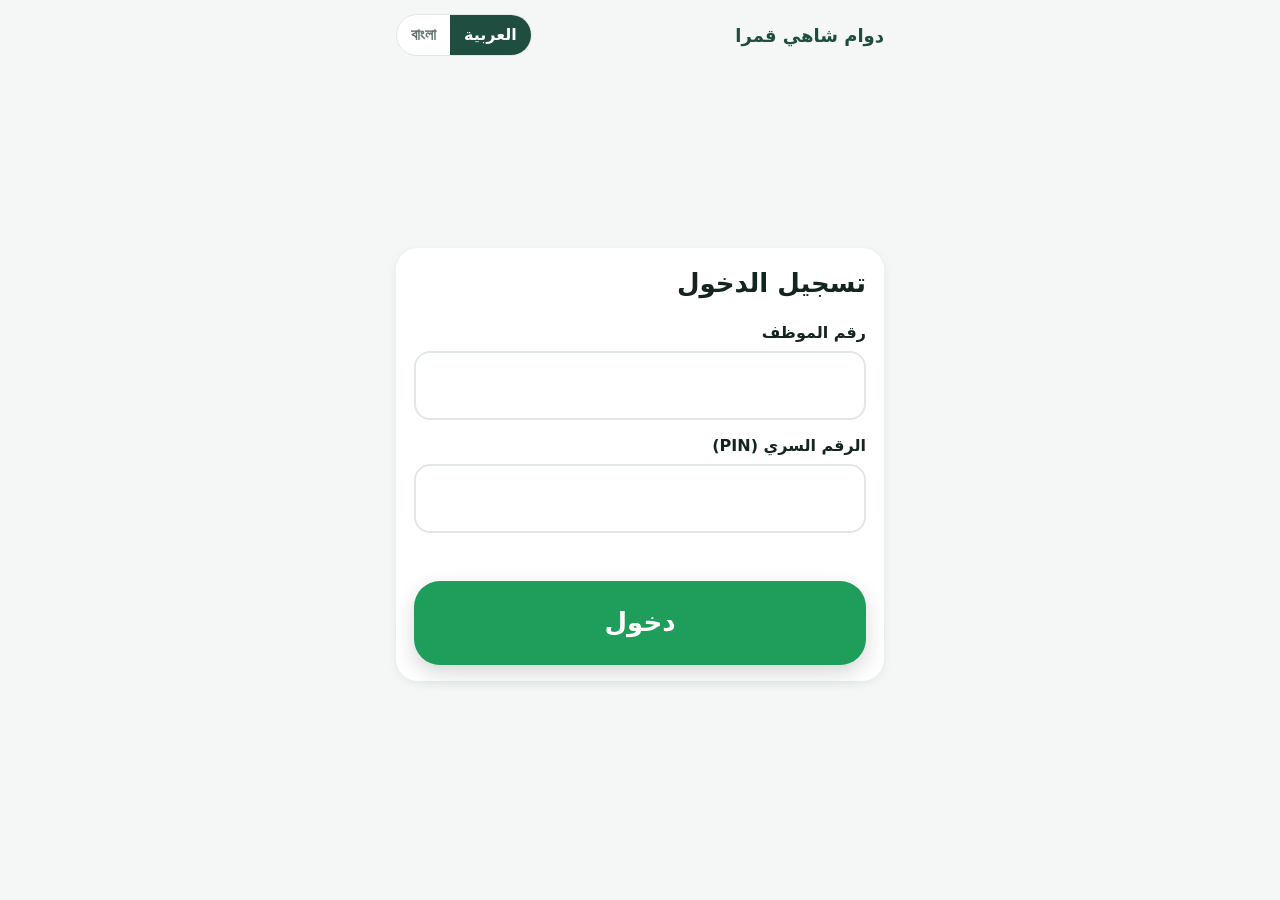
<file: qamra/web/index.html>
<!doctype html>
<html lang="ar" dir="rtl">
<head>
<meta charset="utf-8">
<meta name="viewport" content="width=device-width,initial-scale=1,viewport-fit=cover">
<title>دوام شاهي قمرا</title>
<meta name="theme-color" content="#1F4D3F">
<link rel="manifest" href="manifest.webmanifest">
<link rel="apple-touch-icon" href="icons/apple-touch-icon.png">
<meta name="apple-mobile-web-app-capable" content="yes">
<meta name="mobile-web-app-capable" content="yes">
<meta name="apple-mobile-web-app-title" content="دوام قمرا">
<meta name="apple-mobile-web-app-status-bar-style" content="default">
<link rel="stylesheet" href="style.css">
</head>
<body>
<div class="wrap" id="app"></div>
<script src="config.js"></script>
<script src="common.js"></script>
<script src="worker.js"></script>
</body>
</html>
</file>
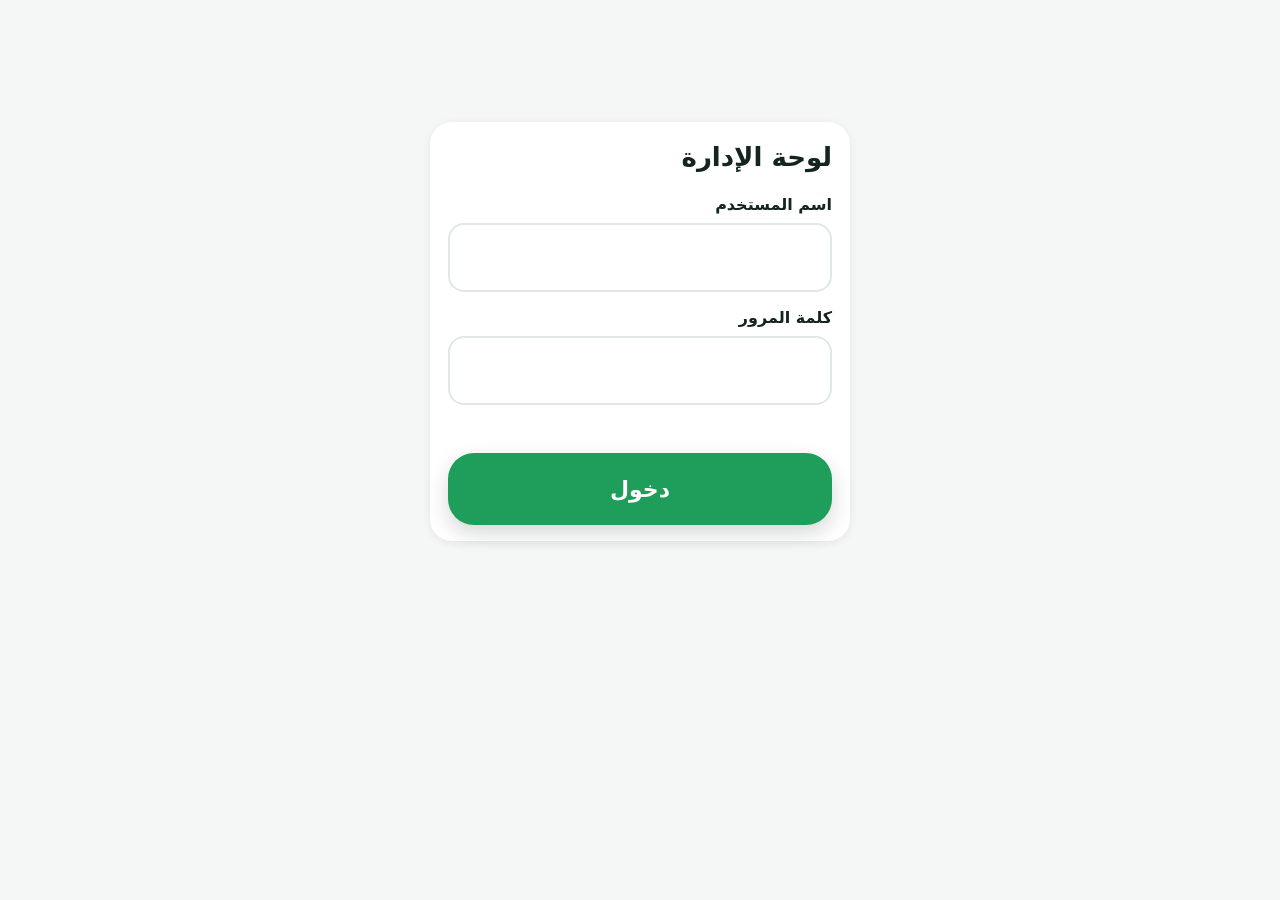
<file: qamra/web/admin.html>
<!doctype html>
<html lang="ar" dir="rtl">
<head>
<meta charset="utf-8">
<meta name="viewport" content="width=device-width,initial-scale=1,viewport-fit=cover">
<title>لوحة الإدارة — دوام شاهي قمرا</title>
<meta name="theme-color" content="#1F4D3F">
<meta name="robots" content="noindex">
<link rel="apple-touch-icon" href="icons/apple-touch-icon.png">
<link rel="stylesheet" href="style.css">
</head>
<body>
<div class="wrap adm" id="app"></div>
<script src="config.js"></script>
<script src="common.js"></script>
<script src="admin.js"></script>
</body>
</html>
</file>
<file: qamra/web/style.css>
:root{--bg:#F4F7F5;--card:#fff;--ink:#14241E;--mut:#66766F;--line:#E1E8E4;--tea:#1F4D3F;--tea2:#2C6B58;
--g:#1E9E5A;--y:#E3A700;--o:#EE7C14;--r:#D63A3A;--gr:#8A948F;--sh:0 2px 10px rgba(20,36,30,.07)}
*{box-sizing:border-box;-webkit-tap-highlight-color:transparent}
html{-webkit-text-size-adjust:100%}
body{margin:0;background:var(--bg);color:var(--ink);font:16px/1.5 system-ui,-apple-system,"Segoe UI","Noto Sans Arabic","Noto Sans Bengali",Tahoma,sans-serif;
 padding:env(safe-area-inset-top) env(safe-area-inset-right) env(safe-area-inset-bottom) env(safe-area-inset-left);min-height:100vh}
button,input,select{font:inherit;color:inherit}
.wrap{max-width:520px;margin:0 auto;padding:14px 16px 28px;display:flex;flex-direction:column;gap:14px;min-height:100vh}
.top{display:flex;align-items:center;justify-content:space-between;gap:10px}
.brand{font-weight:800;color:var(--tea);font-size:18px}
.lang{display:flex;background:#fff;border:1px solid var(--line);border-radius:999px;overflow:hidden}
.lang button{border:0;background:none;padding:8px 14px;font-weight:700;color:var(--mut)}
.lang button.on{background:var(--tea);color:#fff}
.card{background:var(--card);border-radius:22px;box-shadow:var(--sh);padding:16px 18px}
.hello{font-size:26px;font-weight:800;margin:0}
.date{color:var(--mut);margin:2px 0 0}
.clock{font-size:34px;font-weight:800;font-variant-numeric:tabular-nums;letter-spacing:.5px;margin:4px 0;direction:ltr}
html[dir=rtl] .clock{text-align:right}html[dir=ltr] .clock{text-align:left}
.chip{display:inline-flex;align-items:center;gap:8px;padding:9px 16px;border-radius:999px;font-weight:800;font-size:18px;background:#EEF2F0}
.chip.working{background:#E3F5EB;color:#12703F}.chip.break{background:#FFF3CF;color:#8A6500}
.chip.warn{background:#FFE6CF;color:#B55400}.chip.over{background:#FFE0E0;color:#B22626}.chip.off{background:#ECEFED;color:#59655F}
.sub{display:flex;flex-wrap:wrap;gap:8px;margin-top:12px;color:var(--mut);font-size:15px}
.tag{background:#EEF2F0;border-radius:10px;padding:4px 10px}.tag.late{background:#FFE6CF;color:#B55400;font-weight:700}
.timer{text-align:center}
.big{font-size:72px;line-height:1.05;font-weight:800;font-variant-numeric:tabular-nums;direction:ltr}
.tlabel{font-size:18px;font-weight:700;color:var(--mut)}
.bar{height:16px;border-radius:99px;background:#E7ECE9;overflow:hidden;margin:14px 0 8px;direction:ltr}
.bar>i{display:block;height:100%;width:0;border-radius:99px;background:var(--g);transition:width .9s linear,background .4s}
.c-g{color:var(--g)}.c-y{color:var(--y)}.c-o{color:var(--o)}.c-r{color:var(--r)}
.b-g{background:var(--g)!important}.b-y{background:var(--y)!important}.b-o{background:var(--o)!important}.b-r{background:var(--r)!important}
.stats{display:flex;justify-content:space-between;font-size:17px;font-weight:600}
.over-msg{font-size:22px;font-weight:800;color:var(--r);margin-bottom:4px}
.actions{display:flex;flex-direction:column;gap:30px;margin-block:auto;padding-top:6px}
.btn{display:flex;align-items:center;justify-content:center;gap:14px;width:100%;border:0;border-radius:26px;font-weight:800;color:#fff;cursor:pointer;
 min-height:124px;font-size:30px;box-shadow:0 8px 20px rgba(20,36,30,.18);transition:transform .08s,opacity .2s}
.btn:active{transform:scale(.97)}.btn[disabled]{opacity:.55}
.btn .ic{font-size:40px}
.btn.green{background:var(--g)}.btn.yellow{background:var(--y);color:#2B2100}.btn.red{background:#fff;color:var(--r);border:3px solid var(--r);box-shadow:none;min-height:84px;font-size:22px}
.btn.red .ic{font-size:28px}
.btn.sec{background:#fff;color:var(--tea);border:2px solid var(--line);box-shadow:none;min-height:56px;font-size:17px;border-radius:16px}
.link{background:none;border:0;color:var(--mut);text-decoration:underline;padding:10px;align-self:center}
.field{display:flex;flex-direction:column;gap:6px;margin-bottom:14px}
.field label{font-weight:700}
.inp{width:100%;border:2px solid var(--line);border-radius:16px;padding:16px;font-size:22px;background:#fff;outline:none}
.inp:focus{border-color:var(--tea2)}
.err{color:var(--r);font-weight:700;min-height:24px;margin:0 0 10px}
.banner{position:sticky;top:8px;z-index:20;background:var(--tea);color:#fff;border-radius:16px;padding:14px 16px;font-weight:700;box-shadow:var(--sh)}
.banner.bad{background:var(--r)}
.toast{position:fixed;left:50%;bottom:24px;transform:translateX(-50%);background:#14241E;color:#fff;padding:14px 20px;border-radius:16px;font-weight:700;z-index:50;max-width:90vw;text-align:center}
.modal{position:fixed;inset:0;background:rgba(10,20,15,.55);display:flex;align-items:flex-end;justify-content:center;z-index:40}
.modal>div{background:#fff;width:100%;max-width:520px;border-radius:26px 26px 0 0;padding:24px 20px calc(24px + env(safe-area-inset-bottom));display:flex;flex-direction:column;gap:16px;max-height:92vh;overflow:auto}
.modal h3{margin:0;font-size:22px;text-align:center}
.setup h3{margin:0 0 8px}.setup ol{margin:0 0 10px;padding-inline-start:22px;line-height:1.9}
.setup .btn{margin-top:8px}
.hide{display:none!important}
@media (prefers-reduced-motion:reduce){*{transition:none!important}}

/* ───── admin ───── */
.adm{max-width:1100px}
.nav{display:flex;gap:6px;background:#fff;border-radius:18px;padding:6px;box-shadow:var(--sh);position:sticky;top:6px;z-index:15}
.nav button{flex:1;border:0;background:none;padding:12px 6px;border-radius:13px;font-weight:700;color:var(--mut)}
.nav button.on{background:var(--tea);color:#fff}
.counters{display:grid;grid-template-columns:repeat(4,1fr);gap:10px}
.counter{background:#fff;border-radius:18px;box-shadow:var(--sh);padding:14px 8px;text-align:center}
.counter b{display:block;font-size:34px;line-height:1.1}.counter span{font-size:13px;color:var(--mut);font-weight:700}
.grid{display:grid;grid-template-columns:repeat(auto-fill,minmax(250px,1fr));gap:12px}
.ecard{background:#fff;border-radius:18px;box-shadow:var(--sh);padding:16px;border-inline-start:8px solid var(--gr)}
.ecard.working{border-color:var(--g)}.ecard.break{border-color:var(--y)}.ecard.warn{border-color:var(--o)}.ecard.over{border-color:var(--r)}
.ecard h4{margin:0 0 4px;font-size:19px}.ecard p{margin:3px 0;color:var(--mut)}
.row{display:flex;flex-wrap:wrap;gap:8px;margin-top:10px}
.sm{border:1px solid var(--line);background:#fff;border-radius:12px;padding:9px 13px;font-weight:700;color:var(--tea);cursor:pointer}
.sm.danger{color:var(--r)}.sm.pri{background:var(--tea);color:#fff;border-color:var(--tea)}
.ctrl{display:flex;flex-wrap:wrap;gap:10px;align-items:end}
.ctrl .inp{font-size:16px;padding:11px;width:auto}
table{width:100%;border-collapse:collapse;background:#fff;font-size:14px}
th,td{border-bottom:1px solid var(--line);padding:8px 7px;text-align:start;white-space:nowrap}
th{background:#EEF3F0;font-size:13px}
.scroll{overflow-x:auto;border-radius:14px;box-shadow:var(--sh)}
.dcard{background:#fff;border-radius:16px;box-shadow:var(--sh);padding:14px;margin-bottom:10px;line-height:1.8}
.pill{display:inline-block;padding:2px 10px;border-radius:99px;background:#EEF2F0;font-size:13px;font-weight:700}
.pill.r{background:#FFE0E0;color:#B22626}.pill.o{background:#FFE6CF;color:#B55400}
h2.sec-t{margin:6px 0 0;font-size:20px}
.print-only{display:none}
@media (max-width:640px){.counters{grid-template-columns:repeat(2,1fr)}}
@media print{
 body{background:#fff}.nav,.ctrl,.noprint,.top{display:none!important}.print-only{display:block}
 .wrap{max-width:none;padding:0}.scroll{box-shadow:none;overflow:visible}table{font-size:11px}th,td{padding:4px 5px}
 .page:not(.printing){display:none}}
</file>
